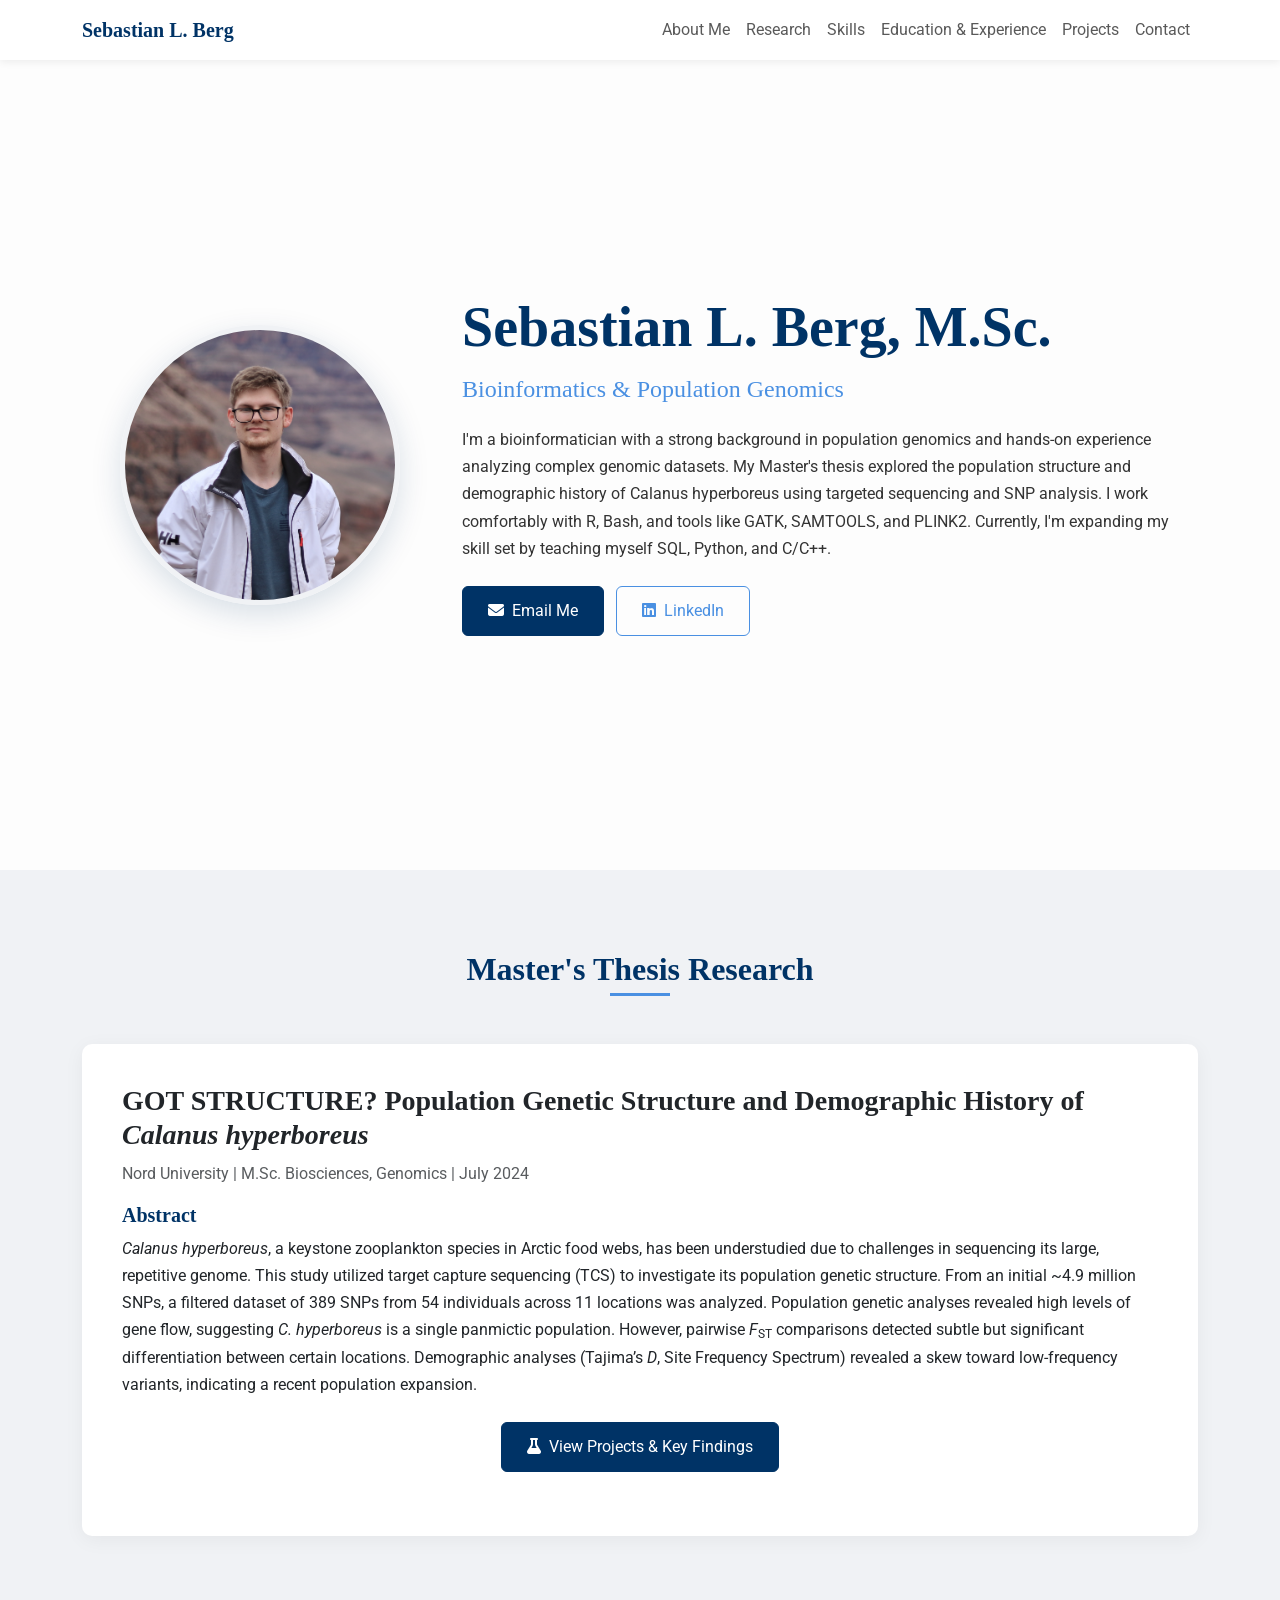
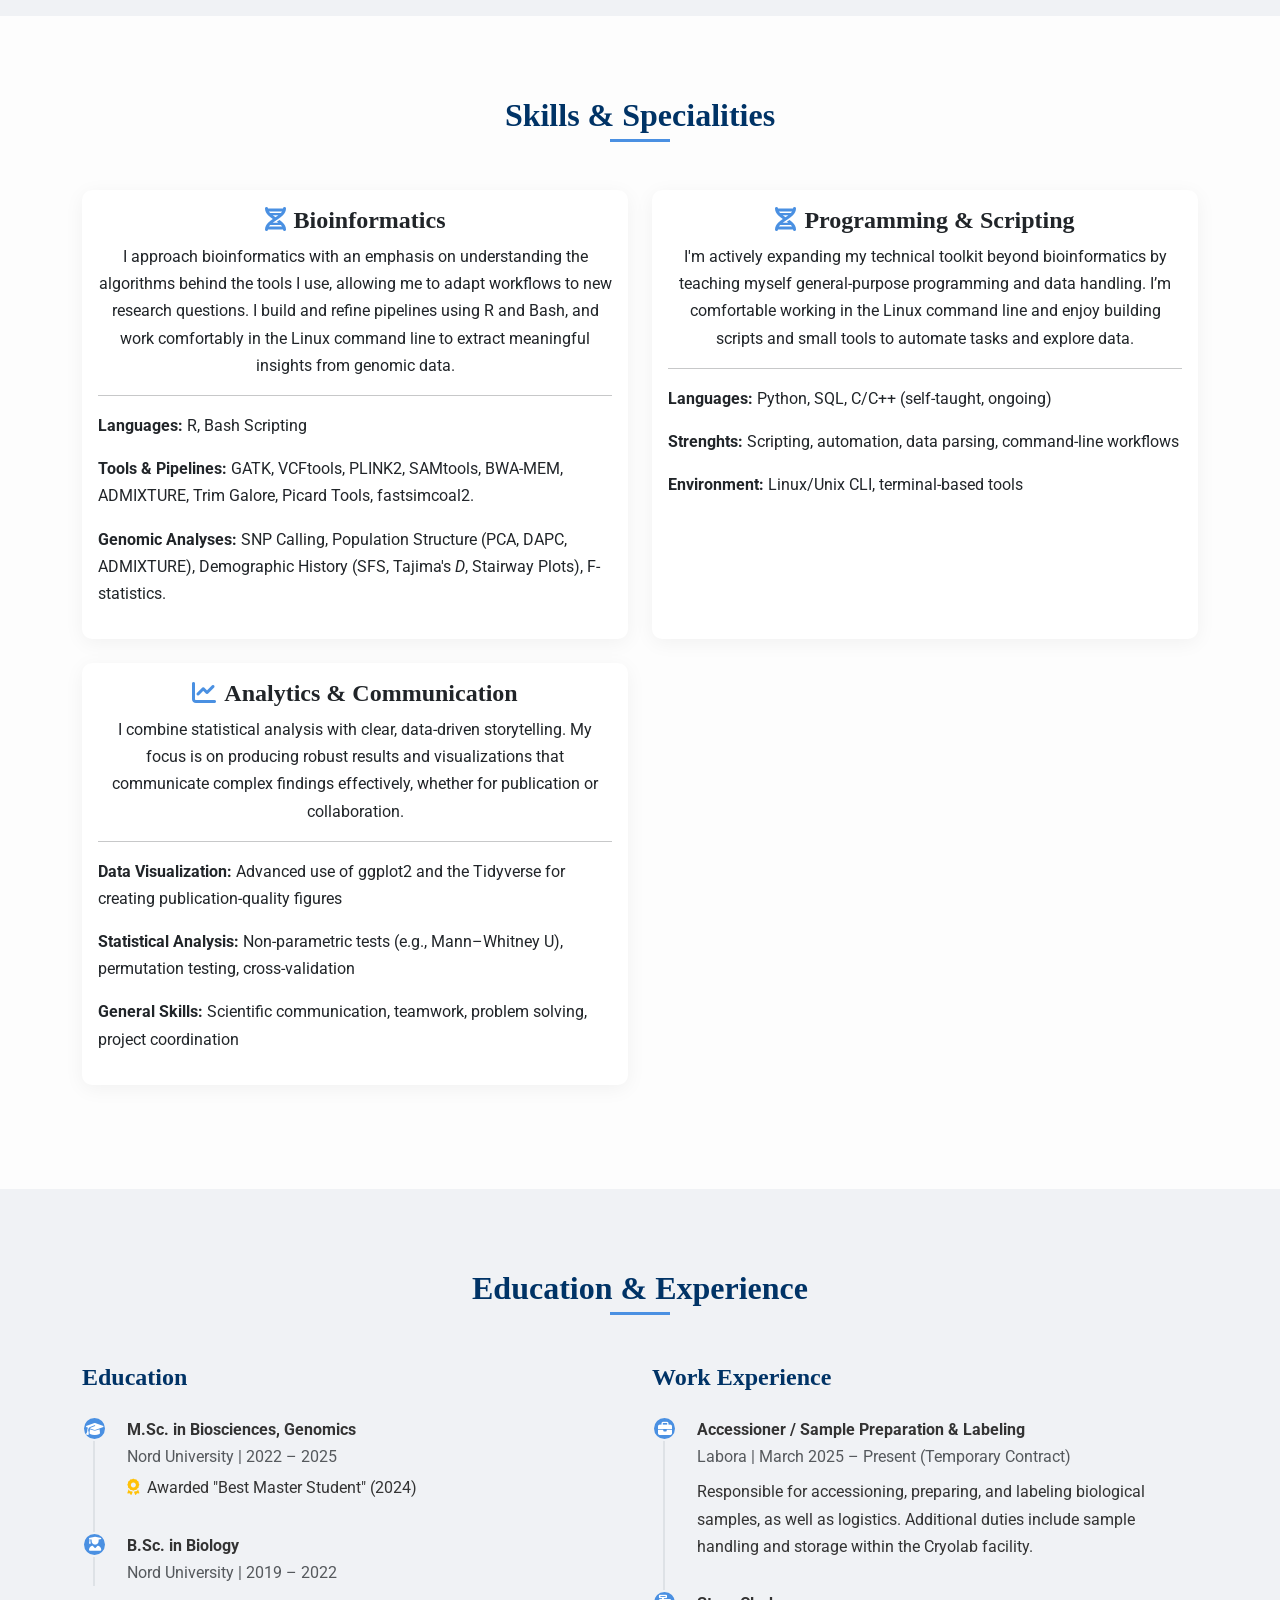
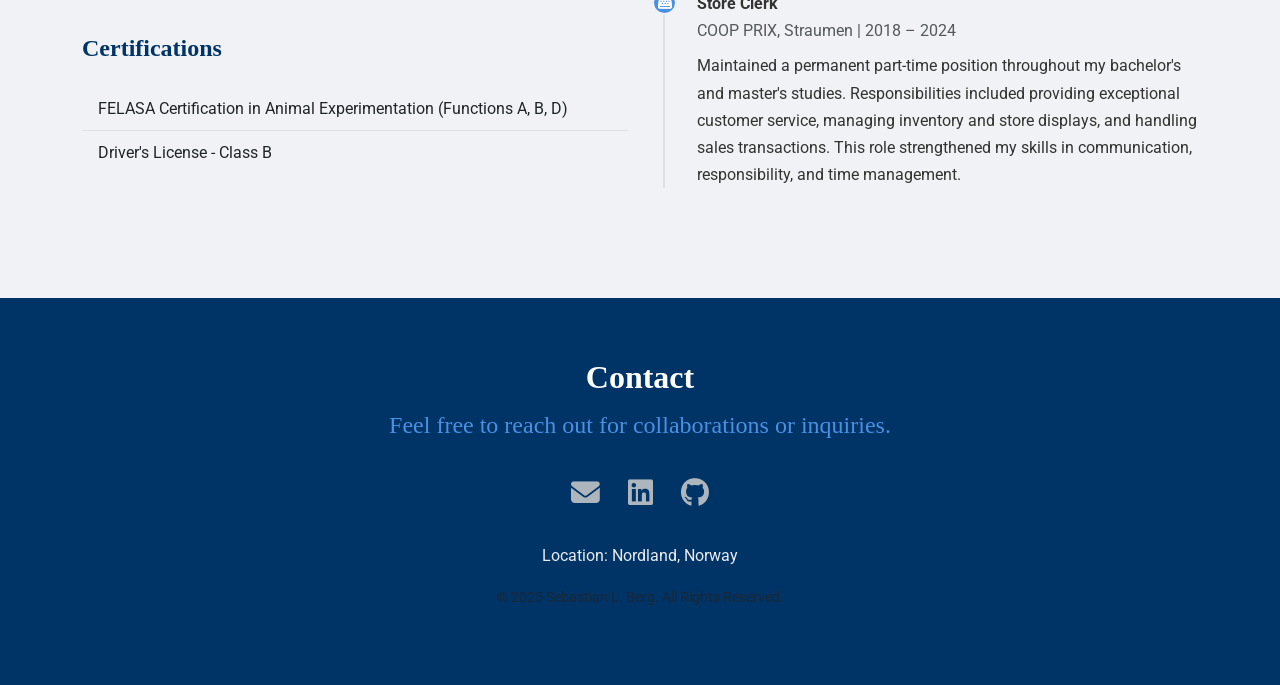
<file: index.html>
<!DOCTYPE html>
<html lang="en">
<head>
    <meta charset="UTF-8">
    <meta name="viewport" content="width=device-width, initial-scale=1.0">
    <title>Sebastian L. Berg | Genomics & Bioinformatics</title>
    <meta name="description" content="Portfolio of Sebastian L. Berg, M.Sc. in Biosciences and Genomics. Showcasing research in population genomics, bioinformatics skills, and professional experience.">

    <link href="https://cdn.jsdelivr.net/npm/bootstrap@5.3.3/dist/css/bootstrap.min.css" rel="stylesheet">
    
    <link rel="stylesheet" href="https://cdnjs.cloudflare.com/ajax/libs/font-awesome/6.5.1/css/all.min.css">
    
    <link rel="preconnect" href="https://fonts.googleapis.com">
    <link rel="preconnect" href="https://fonts.gstatic.com" crossorigin>
    <link href="https://fonts.googleapis.com/css2?family=Roboto:wght@400;700&family=Georgia:wght@400;700&display=swap" rel="stylesheet">

    <link rel="stylesheet" type="text/css" href="styles.css">
</head>
<body>

    <nav class="navbar navbar-expand-lg navbar-light sticky-top">
        <div class="container">
            <a class="navbar-brand" href="#">Sebastian L. Berg</a>
            <button class="navbar-toggler" type="button" data-bs-toggle="collapse" data-bs-target="#navbarNav" aria-controls="navbarNav" aria-expanded="false" aria-label="Toggle navigation">
                <span class="navbar-toggler-icon"></span>
            </button>
            <div class="collapse navbar-collapse" id="navbarNav">
                <ul class="navbar-nav ms-auto">
                    <li class="nav-item">
                        <a class="nav-link" href="#about">About Me</a>
                    </li>
                    <li class="nav-item">
                        <a class="nav-link" href="#research">Research</a>
                    </li>
                    <li class="nav-item">
                        <a class="nav-link" href="#skills">Skills</a>
                    </li>
                    <li class="nav-item">
                        <a class="nav-link" href="#education">Education & Experience</a>
                    </li>
                    <li>
                        <a class="nav-link" href="projects.html">Projects</a>
                    </li>
                    <li class="nav-item">
                        <a class="nav-link" href="#contact">Contact</a>
                    </li>
                </ul>
            </div>
        </div>
    </nav>

    <section id="about" class="hero-section">
        <div class="container">
            <div class="row align-items-center">
                <div class="col-md-4 text-center">
                    <img src="assets/profile.jpg" alt="Sebastian L. Berg" class="profile-img mb-4 mb-md-0">
                </div>
                <div class="col-md-8">
                    <h1 class="display-4">Sebastian L. Berg, M.Sc.</h1>
                    <p class="lead">Bioinformatics & Population Genomics</p>
                    <p>
                        I'm a bioinformatician with a strong background in population genomics and hands-on experience analyzing complex genomic datasets. My Master's thesis explored the population structure and demographic history of Calanus hyperboreus using targeted sequencing and SNP analysis. I work comfortably with R, Bash, and tools like GATK, SAMTOOLS, and PLINK2. Currently, I'm expanding my skill set by teaching myself SQL, Python, and C/C++.
                    </p>
                    <div class="mt-4">
                        <a href="mailto:no1sebastian@gmail.com" class="btn btn-primary me-2"><i class="fas fa-envelope me-2"></i>Email Me</a>
                        <a href="https://www.linkedin.com/in/berg-sebastian/" class="btn btn-outline-secondary"><i class="fab fa-linkedin me-2"></i>LinkedIn</a>
                    </div>
                </div>
            </div>
        </div>
    </section>

    <section id="research">
        <div class="container">
            <h2 class="section-title">Master's Thesis Research</h2>
            <div class="card research-card">
                <div class="row">
                    <div class="col-lg-12">
                        <h3 class="card-title">GOT STRUCTURE? Population Genetic Structure and Demographic History of <i>Calanus hyperboreus</i></h3>
                        <p class="text-muted">Nord University | M.Sc. Biosciences, Genomics | July 2024</p>

                        <h5 class="mt-3">Abstract</h5>
                        <p>
                            <i>Calanus hyperboreus</i>, a keystone zooplankton species in Arctic food webs, has been understudied due to challenges in sequencing its large, repetitive genome. This study utilized target capture sequencing (TCS) to investigate its population genetic structure. From an initial ~4.9 million SNPs, a filtered dataset of 389 SNPs from 54 individuals across 11 locations was analyzed. Population genetic analyses revealed high levels of gene flow, suggesting <i>C. hyperboreus</i> is a single panmictic population. However, pairwise <i>F</i><sub>ST</sub> comparisons detected subtle but significant differentiation between certain locations. Demographic analyses (Tajima’s <i>D</i>, Site Frequency Spectrum) revealed a skew toward low-frequency variants, indicating a recent population expansion.
                        </p>
                        <div class="my-4 text-center">
                            <a href="projects.html" class="btn btn-primary">
                                <i class="fas fa-flask me-2"></i>View Projects & Key Findings
                            </a>
                        </div>
                    </div>
                </div>
            </div>
        </div>
    </section>

    <section id="skills">
        <div class="container">
            <h2 class="section-title">Skills & Specialities</h2>
            <div class="row">
                <div class="col-lg-6 mb-4 d-flex align-items-stretch">
                    <div class="card skill-card w-100">
                        <div class="card-body">
                            <h4 class="card-title text-center"><i class="fas fa-dna me-2"></i>Bioinformatics</h4>
                            <p class="text-center">
                                I approach bioinformatics with an emphasis on understanding the algorithms behind the tools I use, allowing me to adapt workflows to new research questions. I build and refine pipelines using R and Bash, and work comfortably in the Linux command line to extract meaningful insights from genomic data.
                            </p>
                            <hr>
                            <p><strong>Languages:</strong> R, Bash Scripting</p>
                            <p><strong>Tools & Pipelines:</strong> GATK, VCFtools, PLINK2, SAMtools, BWA-MEM, ADMIXTURE, Trim Galore, Picard Tools, fastsimcoal2.</p>
                            <p><strong>Genomic Analyses:</strong> SNP Calling, Population Structure (PCA, DAPC, ADMIXTURE), Demographic History (SFS, Tajima's <i>D</i>, Stairway Plots), F-statistics.</p>
                        </div>
                    </div>
                </div>
                
                <div class="col-lg-6 mb-4 d-flex align-items-stretch">
                    <div class="card skill-card w-100">
                        <div class="card-body">
                            <h4 class="card-title text-center"><i class="fas fa-dna me-2"></i>Programming & Scripting</h4>
                            <p class="text-center">
                                I'm actively expanding my technical toolkit beyond bioinformatics by teaching myself general-purpose programming and data handling. I’m comfortable working in the Linux command line and enjoy building scripts and small tools to automate tasks and explore data.
                            </p>
                            <hr>
                            <p><strong>Languages:</strong> Python, SQL, C/C++ (self-taught, ongoing)</p>
                            <p><strong>Strenghts:</strong> Scripting, automation, data parsing, command-line workflows</p>
                            <p><strong>Environment:</strong> Linux/Unix CLI, terminal-based tools</p>
                        </div>
                    </div>
                </div>

                <div class="col-lg-6 mb-4 d-flex align-items-stretch">
                    <div class="card skill-card w-100">
                        <div class="card-body">
                            <h4 class="card-title text-center"><i class="fas fa-chart-line me-2"></i>Analytics & Communication</h4>
                             <p class="text-center">
I combine statistical analysis with clear, data-driven storytelling. My focus is on producing robust results and visualizations that communicate complex findings effectively, whether for publication or collaboration.</p>
                            <hr>
                            <p><strong>Data Visualization:</strong> Advanced use of ggplot2 and the Tidyverse for creating publication-quality figures</p>
                            <p><strong>Statistical Analysis:</strong> Non-parametric tests (e.g., Mann–Whitney U), permutation testing, cross-validation</p>
                            <p><strong>General Skills:</strong> Scientific communication, teamwork, problem solving, project coordination</p>
                        </div>
                    </div>
                </div>
            </div>
        </div>
    </section>

    <section id="education">
        <div class="container">
            <h2 class="section-title">Education & Experience</h2>
            <div class="row">
                <div class="col-md-6 mb-4">
                    <h4 class="mb-4">Education</h4>
                    <ul class="timeline">
                        <li class="timeline-item">
                            <div class="timeline-icon"><i class="fas fa-graduation-cap"></i></div>
                            <p class="mb-0 fw-bold">M.Sc. in Biosciences, Genomics</p>
                            <p class="mb-0 text-muted">Nord University | 2022 – 2025</p>
                            <p class="mb-0 mt-1"><i class="fas fa-award award-icon me-2"></i>Awarded "Best Master Student" (2024)</p>
                        </li>
                        <li class="timeline-item">
                             <div class="timeline-icon"><i class="fas fa-user-graduate"></i></div>
                            <p class="mb-0 fw-bold">B.Sc. in Biology</p>
                            <p class="mb-0 text-muted">Nord University | 2019 – 2022</p>
                        </li>
                    </ul>
                     <h4 class="mb-4 mt-5">Certifications</h4>
                    <ul class="list-group list-group-flush">
                        <li class="list-group-item bg-transparent">FELASA Certification in Animal Experimentation (Functions A, B, D)</li>
                        <li class="list-group-item bg-transparent">Driver's License - Class B</li>
                    </ul>
                </div>

                <div class="col-md-6">
                    <h4 class="mb-4">Work Experience</h4>
                     <ul class="timeline">
                        <li class="timeline-item">
                             <div class="timeline-icon"><i class="fas fa-briefcase"></i></div>
                            <p class="mb-0 fw-bold">Accessioner / Sample Preparation & Labeling</p>
                            <p class="mb-0 text-muted">Labora | March 2025 – Present (Temporary Contract)</p>
                            <p class="mt-2">
                                Responsible for accessioning, preparing, and labeling biological samples, as well as logistics. Additional duties include sample handling and storage within the Cryolab facility.
                            </p>
                        </li>
                        <li class="timeline-item">
                            <div class="timeline-icon"><i class="fas fa-cash-register"></i></div>
                            <p class="mb-0 fw-bold">Store Clerk</p>
                            <p class="mb-0 text-muted">COOP PRIX, Straumen | 2018 – 2024</p>
                            <p class="mt-2">
                                Maintained a permanent part-time position throughout my bachelor's and master's studies. Responsibilities included providing exceptional customer service, managing inventory and store displays, and handling sales transactions. This role strengthened my skills in communication, responsibility, and time management.
                            </p>
                        </li>
                    </ul>
                </div>
            </div>
        </div>
    </section>

    <footer id="contact" class="text-center">
        <div class="container">
            <h2>Contact</h2>
            <p class="lead">Feel free to reach out for collaborations or inquiries.</p>
            <div class="mt-4 social-icons">
                <a href="mailto:no1sebastian@gmail.com" class="me-4"><i class="fas fa-envelope"></i></a>
                <a href="https://www.linkedin.com/in/berg-sebastian/" class="me-4"><i class="fab fa-linkedin"></i></a>
                <a href="https://github.com/no1berg" class=""><i class="fab fa-github"></i></a>
            </div>
            <div class="mt-4">
                <p>Location: Nordland, Norway</p>
                <p class="text-muted small">&copy; 2025 Sebastian L. Berg. All Rights Reserved.</p>
            </div>
        </div>
    </footer>

    <script src="https://cdn.jsdelivr.net/npm/bootstrap@5.3.3/dist/js/bootstrap.bundle.min.js"></script>
</body>
</html>
</file>
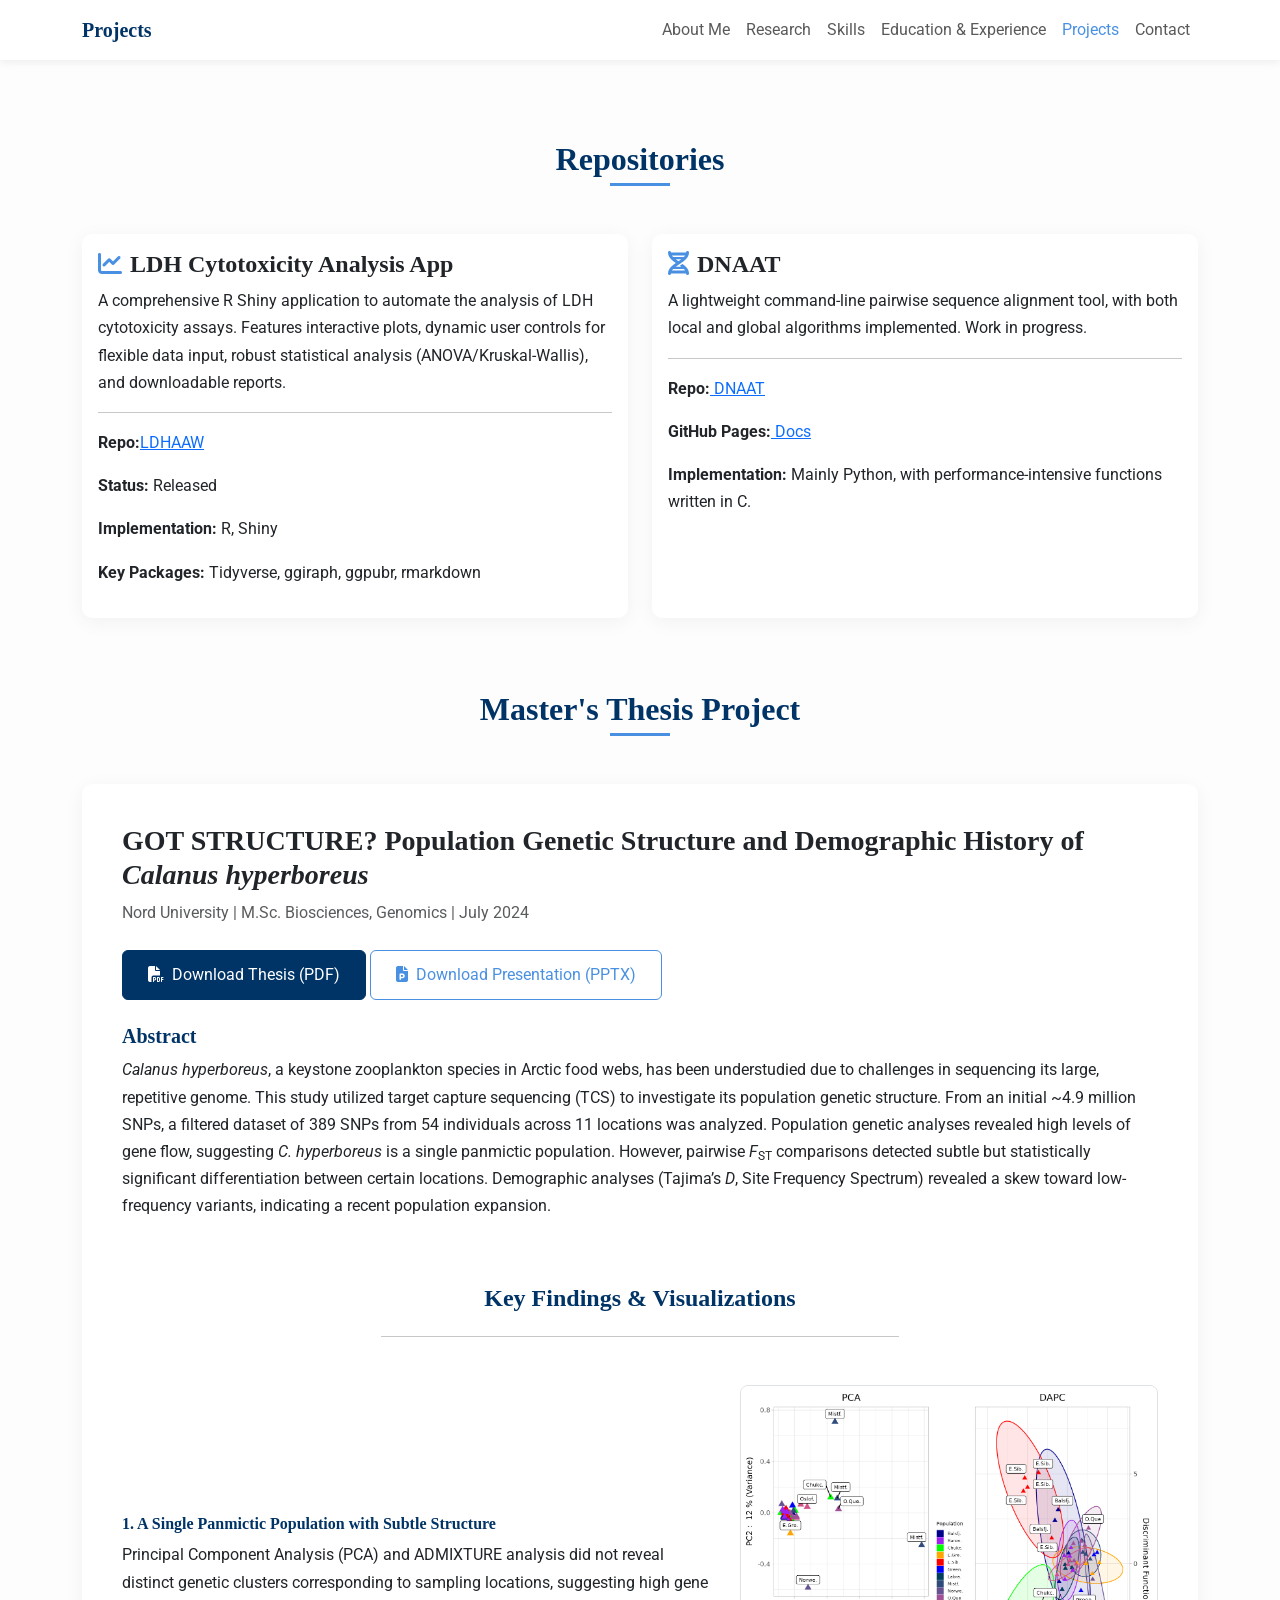
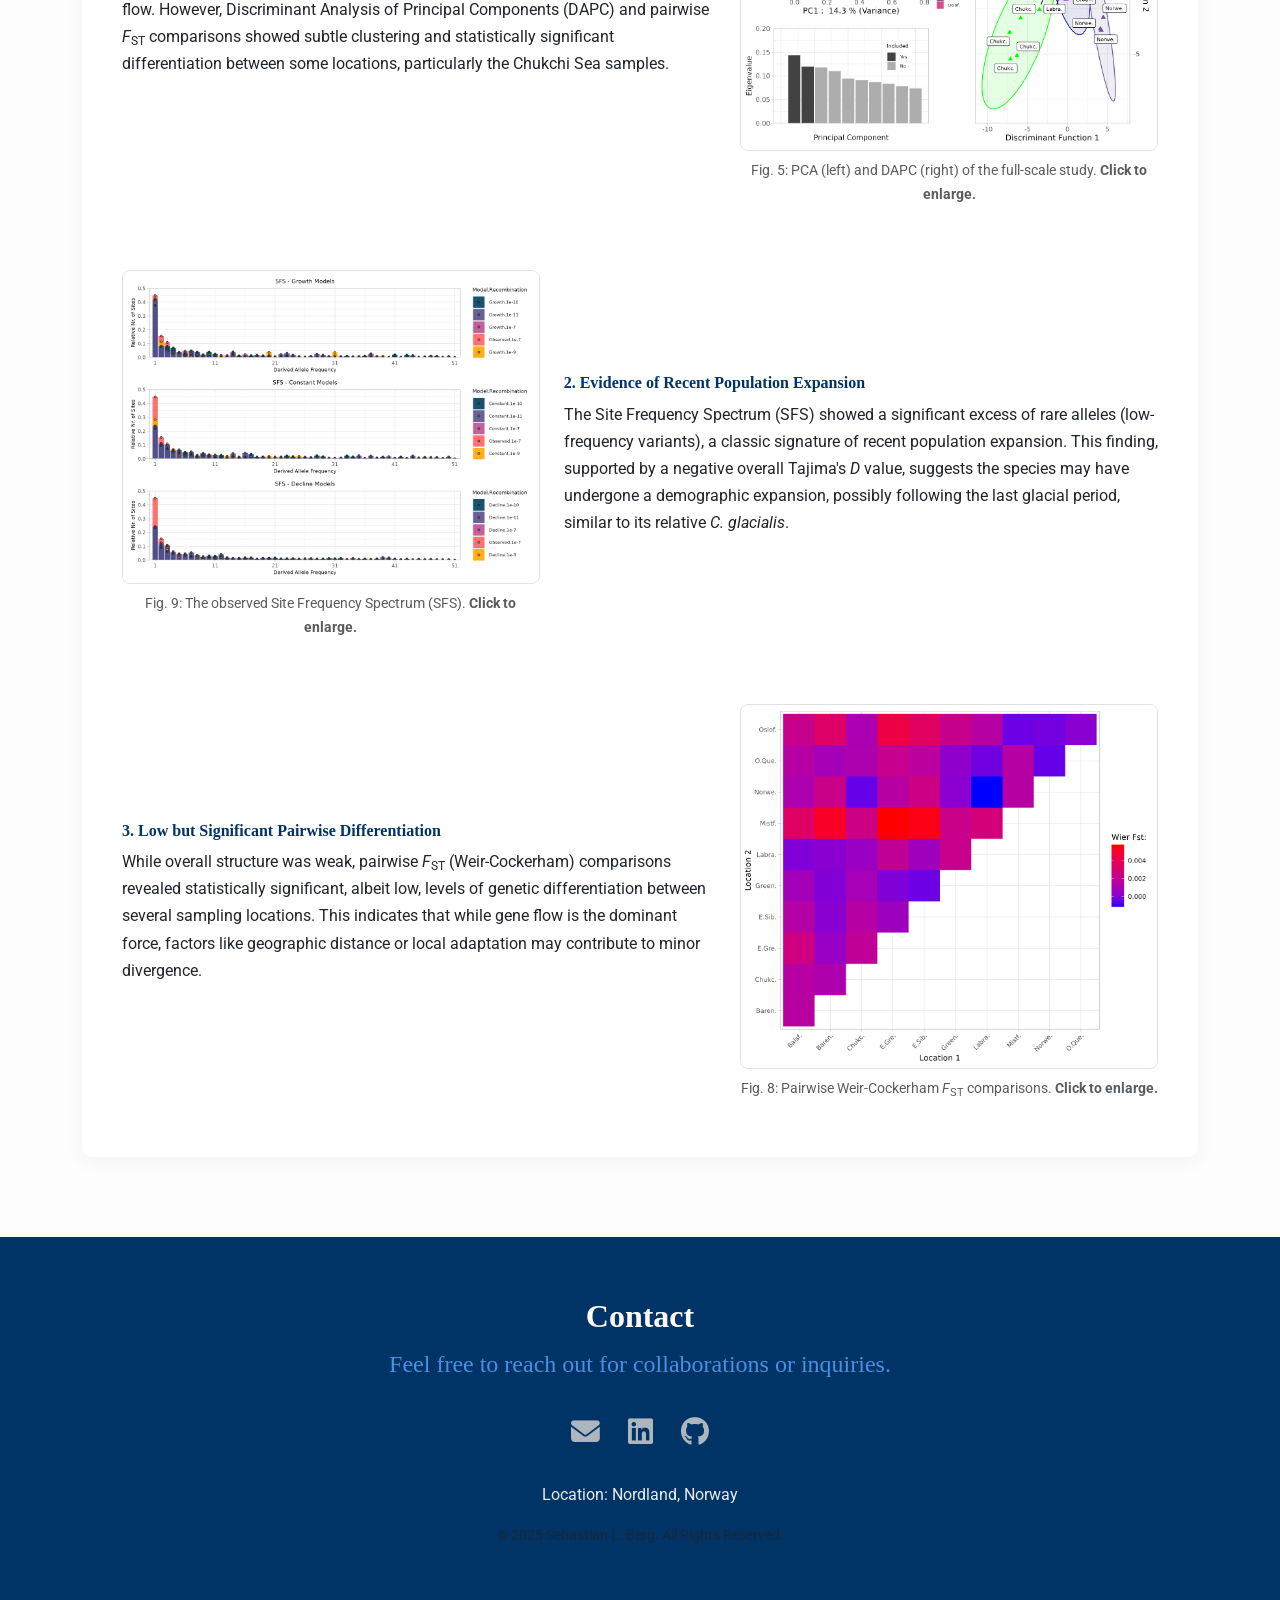
<file: projects.html>
<!DOCTYPE html>
<html lang="en">

<head>
    <meta charset="UTF-8">
    <meta name="viewport" content="width=device-width, initial-scale=1.0">
    <title>Sebastian L. Berg | Genomics & Bioinformatics</title>
    <meta name="description"
        content="Portfolio of Sebastian L. Berg, M.Sc. in Biosciences and Genomics. Showcasing research in population genomics, bioinformatics skills, and professional experience.">

    <link href="https://cdn.jsdelivr.net/npm/bootstrap@5.3.3/dist/css/bootstrap.min.css" rel="stylesheet">

    <link rel="stylesheet" href="https://cdnjs.cloudflare.com/ajax/libs/font-awesome/6.5.1/css/all.min.css">

    <link rel="preconnect" href="https://fonts.googleapis.com">
    <link rel="preconnect" href="https://fonts.gstatic.com" crossorigin>
    <link href="https://fonts.googleapis.com/css2?family=Roboto:wght@400;700&family=Georgia:wght@400;700&display=swap"
        rel="stylesheet">

    <link rel="stylesheet" type="text/css" href="styles.css">
</head>

<body>

    <nav class="navbar navbar-expand-lg navbar-light sticky-top">
        <div class="container">
            <a class="navbar-brand" href="index.html">Projects</a>
            <button class="navbar-toggler" type="button" data-bs-toggle="collapse" data-bs-target="#navbarNav"
                aria-controls="navbarNav" aria-expanded="false" aria-label="Toggle navigation">
                <span class="navbar-toggler-icon"></span>
            </button>
            <div class="collapse navbar-collapse" id="navbarNav">
                <ul class="navbar-nav ms-auto">
                    <li class="nav-item">
                        <a class="nav-link" href="index.html#about">About Me</a>
                    </li>
                    <li class="nav-item">
                        <a class="nav-link" href="index.html#research">Research</a>
                    </li>
                    <li class="nav-item">
                        <a class="nav-link" href="index.html#skills">Skills</a>
                    </li>
                    <li class="nav-item">
                        <a class="nav-link" href="index.html#education">Education & Experience</a>
                    </li>
                    <li>
                        <a class="nav-link active" href="projects.html">Projects</a>
                    </li>
                    <li class="nav-item">
                        <a class="nav-link" href="index.html#contact">Contact</a>
                    </li>
                </ul>
            </div>
        </div>
    </nav>
    <main>
        <section id="projects">
            <div class="container">
                <h2 class="section-title">Repositories</h2>
                <div class="row">
                    <div class="col-lg-6 mb-4 d-flex align-items-stretch">
                        <div class="card skill-card w-100">
                            <div class="card-body">
                                <h4 class="card-title"><i class="fas fa-chart-line me-2"></i>LDH Cytotoxicity Analysis App</h4>
                                <p>
                                    A comprehensive R Shiny application to automate the analysis of LDH cytotoxicity assays. Features interactive plots, dynamic user controls for flexible data input, robust statistical analysis (ANOVA/Kruskal-Wallis), and downloadable reports.
                                </p>
                                <hr>
                                <p><strong>Repo:</strong><a href="https://github.com/no1berg/LDH-assay-analysis-workflow/">LDHAAW</a></p>
                                <p><strong>Status:</strong> Released</p>
                                <p><strong>Implementation:</strong> R, Shiny</p>
                                <p><strong>Key Packages:</strong> Tidyverse, ggiraph, ggpubr, rmarkdown</p>
                            </div>
                        </div>
                    </div>

                    <div class="col-lg-6 mb-4 d-flex align-items-stretch">
                        <div class="card skill-card w-100">
                            <div class="card-body">
                                <h4 class="card-title"><i class="fas fa-dna me-2"></i>DNAAT</h4>
                                <p>
                                    A lightweight command-line pairwise sequence alignment tool, with both local and
                                    global algorithms implemented. Work in progress.
                                </p>
                                <hr>
                                <p><strong>Repo:</strong><a href="https://github.com/no1berg/DNAAT"> DNAAT</a></p>
                                <p><strong>GitHub Pages:</strong><a href="https://no1berg.github.io/dnaat/"> Docs</a>
                                </p>
                                <p><strong>Implementation:</strong> Mainly Python, with performance-intensive functions
                                    written in C.</p>
                            </div>
                        </div>
                    </div>
                </div>

                <h2 class="section-title mt-5">Master's Thesis Project</h2>
                <div class="card research-card">
                    <div class="row">
                        <div class="col-lg-12">
                            <h3 class="card-title">GOT STRUCTURE? Population Genetic Structure and Demographic History of <i>Calanus hyperboreus</i></h3>
                            <p class="text-muted">Nord University | M.Sc. Biosciences, Genomics | July 2024</p>
                            <div class="my-4">
                                <a href="assets/Sebastian_Berg_Thesis.pdf" class="btn btn-primary" download>
                                    <i class="fas fa-file-pdf me-2"></i>Download Thesis (PDF)
                                </a>
                                <a href="assets/Sebastian_Berg_Presentation.pptx" class="btn btn-outline-secondary" download>
                                    <i class="fas fa-file-powerpoint me-2"></i>Download Presentation (PPTX)
                                </a>
                            </div>
                            <h5 class="mt-3">Abstract</h5>
                            <p>
                                <i>Calanus hyperboreus</i>, a keystone zooplankton species in Arctic food webs, has been understudied due to challenges in sequencing its large, repetitive genome. This study utilized target capture sequencing (TCS) to investigate its population genetic structure. From an initial ~4.9 million SNPs, a filtered dataset of 389 SNPs from 54 individuals across 11 locations was analyzed. Population genetic analyses revealed high levels of gene flow, suggesting <i>C. hyperboreus</i> is a single panmictic population. However, pairwise <i>F</i><sub>ST</sub> comparisons detected subtle but statistically significant differentiation between certain locations. Demographic analyses (Tajima’s <i>D</i>, Site Frequency Spectrum) revealed a skew toward low-frequency variants, indicating a recent population expansion.
                            </p>
                        </div>
                    </div>

                    <h4 class="mt-5 text-center">Key Findings & Visualizations</h4>
                    <hr class="w-50 mx-auto mb-5">

                    <div class="row align-items-center mb-5">
                        <div class="col-md-7">
                            <h6>1. A Single Panmictic Population with Subtle Structure</h6>
                            <p>Principal Component Analysis (PCA) and ADMIXTURE analysis did not reveal distinct genetic clusters corresponding to sampling locations, suggesting high gene flow. However, Discriminant Analysis of Principal Components (DAPC) and pairwise <i>F</i><sub>ST</sub> comparisons showed subtle clustering and statistically significant differentiation between some locations, particularly the Chukchi Sea samples.</p>
                        </div>
                        <div class="col-md-5">
                            <a href="#" data-bs-toggle="modal" data-bs-target="#fig5Modal">
                                <img src="assets/figure5.png" alt="PCA and DAPC of C. hyperboreus" class="research-figure">
                            </a>
                            <p class="text-muted small text-center mt-2">Fig. 5: PCA (left) and DAPC (right) of the full-scale study. <strong>Click to enlarge.</strong></p>
                        </div>
                    </div>

                    <div class="row align-items-center mb-5 flex-row-reverse">
                        <div class="col-md-7">
                            <h6>2. Evidence of Recent Population Expansion</h6>
                            <p>The Site Frequency Spectrum (SFS) showed a significant excess of rare alleles (low-frequency variants), a classic signature of recent population expansion. This finding, supported by a negative overall Tajima's <i>D</i> value, suggests the species may have undergone a demographic expansion, possibly following the last glacial period, similar to its relative <i>C. glacialis</i>.</p>
                        </div>
                        <div class="col-md-5">
                             <a href="#" data-bs-toggle="modal" data-bs-target="#fig9Modal">
                                <img src="assets/figure9.png" alt="Site Frequency Spectrum of C. hyperboreus" class="research-figure">
                            </a>
                            <p class="text-muted small text-center mt-2">Fig. 9: The observed Site Frequency Spectrum (SFS). <strong>Click to enlarge.</strong></p>
                        </div>
                    </div>
                    
                         <div class="row align-items-center">
                            <div class="col-md-7">
                                <h6>3. Low but Significant Pairwise Differentiation</h6>
                                <p>While overall structure was weak, pairwise <i>F</i><sub>ST</sub> (Weir-Cockerham) comparisons revealed statistically significant, albeit low, levels of genetic differentiation between several sampling locations. This indicates that while gene flow is the dominant force, factors like geographic distance or local adaptation may contribute to minor divergence.</p>
                            </div>
                           <div class="col-md-5">
                                <a href="#" data-bs-toggle="modal" data-bs-target="#fig8Modal">
                                    <img src="assets/figure8.png" alt="Pairwise Fst heatmap" class="research-figure">
                                </a>
                                <p class="text-muted small text-center mt-2">Fig. 8: Pairwise Weir-Cockerham <i>F</i><sub>ST</sub> comparisons. <strong>Click to enlarge.</strong></p>
                            </div>
                        </div>
                    </div>
                </div>
        </section>

    </main>
    <footer id="contact" class="text-center">
        <div class="container">
            <h2>Contact</h2>
            <p class="lead">Feel free to reach out for collaborations or inquiries.</p>
            <div class="mt-4 social-icons">
                <a href="mailto:no1sebastian@gmail.com" class="me-4"><i class="fas fa-envelope"></i></a>
                <a href="https://www.linkedin.com/in/berg-sebastian/" class="me-4"><i class="fab fa-linkedin"></i></a>
                <a href="https://github.com/no1berg" class=""><i class="fab fa-github"></i></a>
            </div>
            <div class="mt-4">
                <p>Location: Nordland, Norway</p>
                <p class="text-muted small">&copy; 2025 Sebastian L. Berg. All Rights Reserved.</p>
            </div>
        </div>
    </footer>

    <div class="modal fade" id="fig5Modal" tabindex="-1" aria-labelledby="fig5ModalLabel" aria-hidden="true">
      <div class="modal-dialog modal-xl">
        <div class="modal-content">
           <div class="modal-header">
                <h5 class="modal-title" id="fig5ModalLabel">Fig. 5: PCA and DAPC</h5>
                <button type="button" class="btn-close" data-bs-dismiss="modal" aria-label="Close"></button>
            </div>
          <div class="modal-body text-center">
            <img src="assets/figure5.png" class="img-fluid" alt="Enlarged view of PCA and DAPC of C. hyperboreus">
          </div>
        </div>
      </div>
    </div>
    
    <div class="modal fade" id="fig9Modal" tabindex="-1" aria-labelledby="fig9ModalLabel" aria-hidden="true">
      <div class="modal-dialog modal-xl">
        <div class="modal-content">
           <div class="modal-header">
                <h5 class="modal-title" id="fig9ModalLabel">Fig. 9: Site Frequency Spectrum</h5>
                <button type="button" class="btn-close" data-bs-dismiss="modal" aria-label="Close"></button>
            </div>
          <div class="modal-body text-center">
            <img src="assets/figure9.png" class="img-fluid" alt="Enlarged view of the Site Frequency Spectrum of C. hyperboreus">
          </div>
        </div>
      </div>
    </div>
    
    <div class="modal fade" id="fig8Modal" tabindex="-1" aria-labelledby="fig8ModalLabel" aria-hidden="true">
      <div class="modal-dialog modal-xl">
        <div class="modal-content">
           <div class="modal-header">
                <h5 class="modal-title" id="fig8ModalLabel">Fig. 8: Pairwise Fst Heatmap</h5>
                <button type="button" class="btn-close" data-bs-dismiss="modal" aria-label="Close"></button>
            </div>
          <div class="modal-body text-center">
            <img src="assets/figure8.png" class="img-fluid" alt="Enlarged view of the Pairwise Fst heatmap">
          </div>
        </div>
      </div>
    </div>

    <script src="https://cdn.jsdelivr.net/npm/bootstrap@5.3.3/dist/js/bootstrap.bundle.min.js"></script>
</body>

</html>
</file>
<file: styles.css>
:root {
    --primary-color: #003366; /* Deep blue for a professional, scientific feel */
    --secondary-color: #4A90E2; /* A brighter blue for accents and links */
    --background-color: #fdfdfd; /* A slightly softer white */
    --light-gray: #f0f2f5;
    --text-color: #333;
    --heading-font: 'Georgia', 'Times New Roman', serif;
    --body-font: 'Roboto', 'Segoe UI', -apple-system, BlinkMacSystemFont, sans-serif;
}

body {
    font-family: var(--body-font);
    color: var(--text-color);
    background-color: var(--background-color);
    scroll-behavior: smooth;
    line-height: 1.7;
}

h1, h2, h3, h4, h5, h6 {
    font-family: var(--heading-font);
    font-weight: 700;
    color: var(--primary-color);
}

.navbar {
    background-color: rgba(255, 255, 255, 0.85);
    backdrop-filter: blur(12px);
    box-shadow: 0 2px 8px rgba(0,0,0,0.07);
    transition: background-color 0.3s ease;
}

.navbar-brand {
    font-family: var(--heading-font);
    font-weight: bold;
    color: var(--primary-color) !important;
}

.nav-link {
    transition: color 0.3s ease;
}

.nav-link:hover, .nav-link.active {
    color: var(--secondary-color) !important;
}

/* --- Hero Section --- */
.hero-section {
    background: var(--background-color);
    padding: 100px 0;
    min-height: 90vh;
    display: flex;
    align-items: center;
}

.profile-img {
    width: 280px;
    height: 280px;
    object-fit: cover;
    border-radius: 50%;
    border: 5px solid var(--light-gray);
    box-shadow: 0 10px 30px rgba(0, 51, 102, 0.15);
    transition: transform 0.3s ease, box-shadow 0.3s ease;
}

.profile-img:hover {
    transform: scale(1.05);
    box-shadow: 0 15px 40px rgba(74, 144, 226, 0.2);
}

.hero-section .display-4 {
    font-size: 3.5rem;
    font-weight: 700;
}

.lead {
    font-size: 1.5rem;
    color: var(--secondary-color);
    font-family: var(--heading-font);
    font-weight: 400;
}

.btn-primary {
    background-color: var(--primary-color);
    border-color: var(--primary-color);
    padding: 12px 25px;
    transition: all 0.3s ease;
}

.btn-primary:hover {
    background-color: #002244; /* Darker shade */
    border-color: #002244;
    transform: translateY(-2px);
}

.btn-outline-secondary {
    border-color: var(--secondary-color);
    color: var(--secondary-color);
    padding: 12px 25px;
    transition: all 0.3s ease;
}

.btn-outline-secondary:hover {
    background-color: var(--secondary-color);
    color: white;
    transform: translateY(-2px);
}


/* --- Section Styling --- */
section {
    padding: 80px 0;
}

#research, #education {
    background-color: var(--light-gray);
}

.section-title {
    padding-bottom: 3rem;
    text-align: center;
    position: relative;
}

.section-title::after {
    content: '';
    position: absolute;
    bottom: 2.5rem;
    left: 50%;
    transform: translateX(-50%);
    width: 60px;
    height: 3px;
    background-color: var(--secondary-color);
}

/* --- Research Section --- */
.research-card {
    background: #fff;
    border: none;
    border-radius: 10px;
    box-shadow: 0 4px 20px rgba(0,0,0,0.05);
    padding: 2.5rem;
}

.research-figure {
    max-width: 100%;
    border-radius: 8px;
    border: 1px solid #dee2e6;
    transition: transform 0.3s ease;
    cursor: pointer;
}

.research-figure:hover {
    transform: scale(1.03);
}

/* --- Skills Section --- */
.skill-card {
    border: none;
    border-radius: 10px;
    box-shadow: 0 4px 20px rgba(0,0,0,0.05);
    transition: transform 0.3s ease, box-shadow 0.3s ease;
    background-color: #fff;
}

.skill-card:hover {
    transform: translateY(-5px);
    box-shadow: 0 8px 30px rgba(0,0,0,0.08);
}

.skill-card .card-title {
    text-align: left; /* Aligns the main card titles to the left */
}

.skill-card .card-title i {
    color: var(--secondary-color);
}

.skill-card .card-body p {
    text-align: left; /* Aligns paragraph text to the left */
}


/* --- Education & Experience Section --- */
.timeline {
    list-style: none;
    padding: 0;
    position: relative;
}

.timeline:before {
    content: '';
    position: absolute;
    top: 0;
    bottom: 0;
    left: 12px;
    width: 2px;
    background: #dee2e6;
    margin-left: -1.5px;
}

.timeline-item {
    margin-bottom: 30px;
    position: relative;
    padding-left: 45px;
}

.timeline-icon {
    position: absolute;
    left: 0;
    top: 0;
    width: 25px;
    height: 25px;
    border-radius: 50%;
    background: var(--secondary-color);
    color: white;
    display: flex;
    align-items: center;
    justify-content: center;
    font-size: 14px;
    border: 2px solid var(--light-gray);
}

.award-icon {
    color: #ffc107;
}

/* --- Footer --- */
footer {
    background: var(--primary-color);
    color: #e9ecef;
    padding: 60px 0;
}

footer h2 {
    color: white;
}

footer a {
    color: #adb5bd;
    text-decoration: none;
    transition: color 0.3s ease;
}

footer a:hover {
    color: white;
}

.social-icons a {
    font-size: 1.8rem;
    transition: transform 0.3s ease;
    display: inline-block;
}

.social-icons a:hover {
    transform: translateY(-3px);
    color: white;
}
</file>
